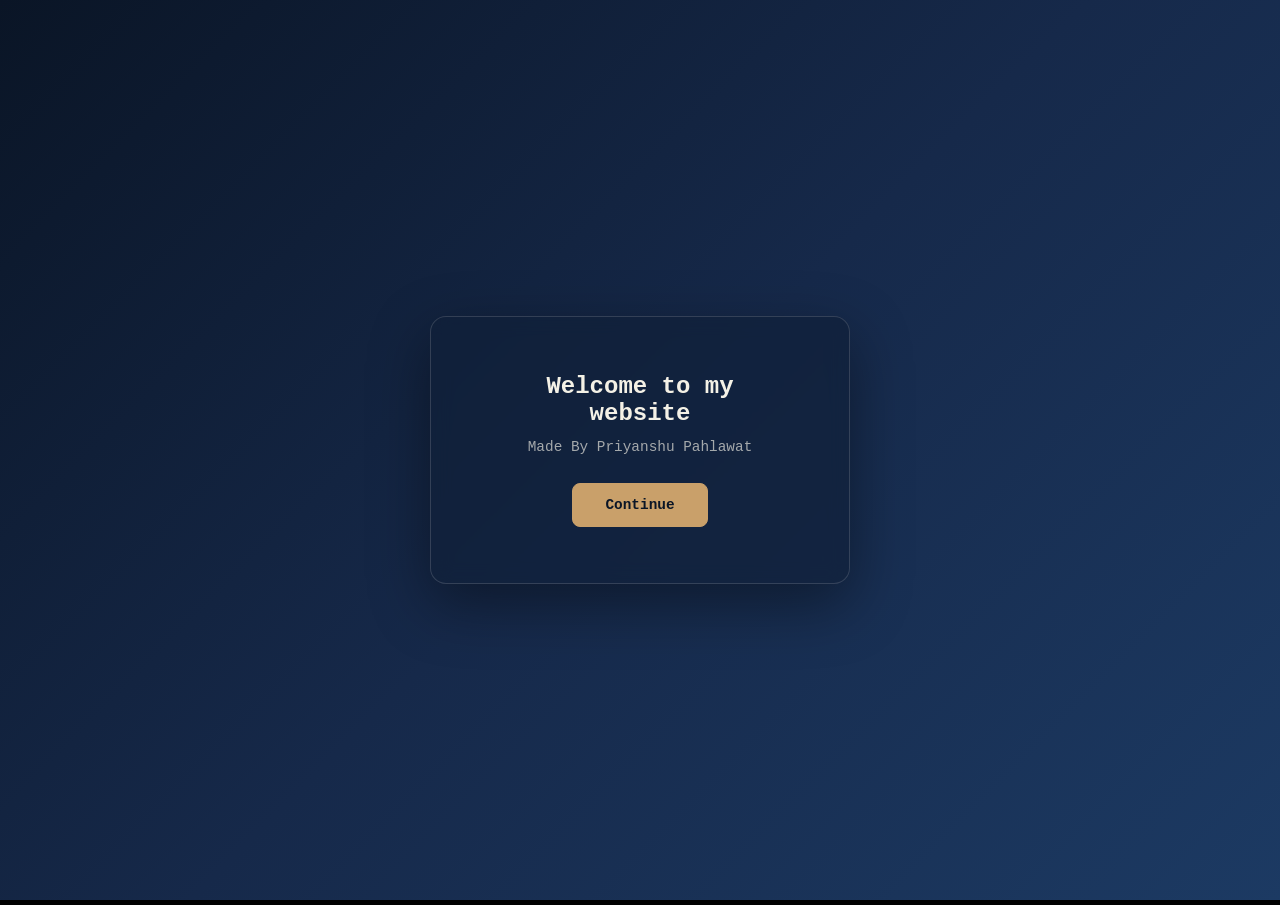
<file: index.html>
<!DOCTYPE html>
<html lang="en">
<head>
<meta charset="UTF-8" />
<meta name="viewport" content="width=device-width, initial-scale=1.0" />
<title>Priyanshu Pahlawat</title>
<style>
  * { margin: 0; padding: 0; box-sizing: border-box; }

  body, html {
    height: 100%;
    background: #000;
    overflow: hidden;
    font-family: "Space Mono", "Courier New", monospace;
  }

  /* Welcome screen */
  .welcome-screen {
    position: fixed;
    inset: 0;
    background: linear-gradient(135deg, #0a1526 0%, #16294a 50%, #1c3a63 100%);
    display: flex;
    align-items: center;
    justify-content: center;
    z-index: 10;
  }

  .welcome-card {
    background: rgba(16, 31, 56, 0.65);
    backdrop-filter: blur(10px);
    border: 1px solid rgba(244, 241, 230, 0.15);
    border-radius: 16px;
    padding: 56px 60px;
    text-align: center;
    box-shadow: 0 20px 60px rgba(0, 0, 0, 0.4);
    max-width: 420px;
    animation: fadeUp 0.7s ease;
  }

  @keyframes fadeUp {
    from { opacity: 0; transform: translateY(16px); }
    to { opacity: 1; transform: translateY(0); }
  }

  .welcome-card h1 {
    color: #f4f1e6;
    font-size: 1.5rem;
    margin-bottom: 12px;
  }

  .welcome-card p {
    color: rgba(244, 241, 230, 0.65);
    font-size: 0.9rem;
    margin-bottom: 28px;
  }

  .welcome-btn {
    font-family: inherit;
    font-size: 0.9rem;
    padding: 13px 32px;
    border-radius: 8px;
    border: 1px solid #c9a06a;
    background: #c9a06a;
    color: #0a1526;
    font-weight: 600;
    cursor: pointer;
    transition: background 0.2s ease, transform 0.15s ease;
  }

  .welcome-btn:hover {
    background: #e0b980;
    transform: translateY(-2px);
  }

  .welcome-screen.hidden {
    display: none;
  }

  /* Video screen */
  .intro-wrap {
    position: relative;
    width: 100vw;
    height: 100vh;
  }

  .intro-video {
    width: 100%;
    height: 100%;
    object-fit: cover;
  }

  .intro-btn {
    position: absolute;
    bottom: 40px;
    font-family: inherit;
    font-size: 0.9rem;
    padding: 12px 26px;
    border-radius: 6px;
    border: 1px solid #c9a06a;
    background: rgba(10, 21, 38, 0.75);
    color: #f4f1e6;
    cursor: pointer;
    transition: background 0.2s ease, color 0.2s ease;

    opacity: 0;
    pointer-events: none;
  }

  .intro-btn.visible {
    opacity: 1;
    pointer-events: auto;
  }

  .intro-btn:hover {
    background: #c9a06a;
    color: #0a1526;
  }

  .btn-left { left: 40px; }
  .btn-right { right: 40px; }
</style>
</head>
<body>

<!-- Screen 1: Welcome -->
<div class="welcome-screen" id="welcomeScreen">
  <div class="welcome-card">
    <h1>Welcome to my website</h1>
    <p>Made By Priyanshu Pahlawat</p>
    <button class="welcome-btn" id="continueBtn">Continue</button>
  </div>
</div>

<!-- Screen 2: Video -->
<div class="intro-wrap">
  <video class="intro-video" id="projectVideo" src="assets/projectVideo.mp4" loop playsinline></video>

  <button class="intro-btn btn-left" id="enterSite">I'm a loser</button>
  <button class="intro-btn btn-right" id="skipBtn">Skip</button>
</div>

<audio id="skipAudio" src="assets/projectAudio.mp3"></audio>

<script>
  const welcomeScreen = document.getElementById("welcomeScreen");
  const continueBtn = document.getElementById("continueBtn");
  const projectVideo = document.getElementById("projectVideo");
  const skipAudio = document.getElementById("skipAudio");
  const enterBtn = document.getElementById("enterSite");
  const skipBtn = document.getElementById("skipBtn");

  continueBtn.addEventListener("click", () => {
    // hide welcome screen
    welcomeScreen.classList.add("hidden");

    // this click counts as real interaction, so sound works normally
    projectVideo.play();

    // buttons appear 5 seconds after the video screen shows up
    setTimeout(() => {
      enterBtn.classList.add("visible");
      skipBtn.classList.add("visible");
    }, 6000);
  });

  // Left button — confirm before leaving
  enterBtn.addEventListener("click", () => {
    const confirmed = confirm("Are you sure you want to continue as a loser?");
    if (confirmed) {
      window.location.href = "main.html";
    }
  });

  // Right button — separate short audio, restarts from the
  // beginning every time it's clicked, no link to the video at all
  skipBtn.addEventListener("click", () => {
    skipAudio.currentTime = 0;
    skipAudio.play();
  });
</script>

</body>
</html>
</file>
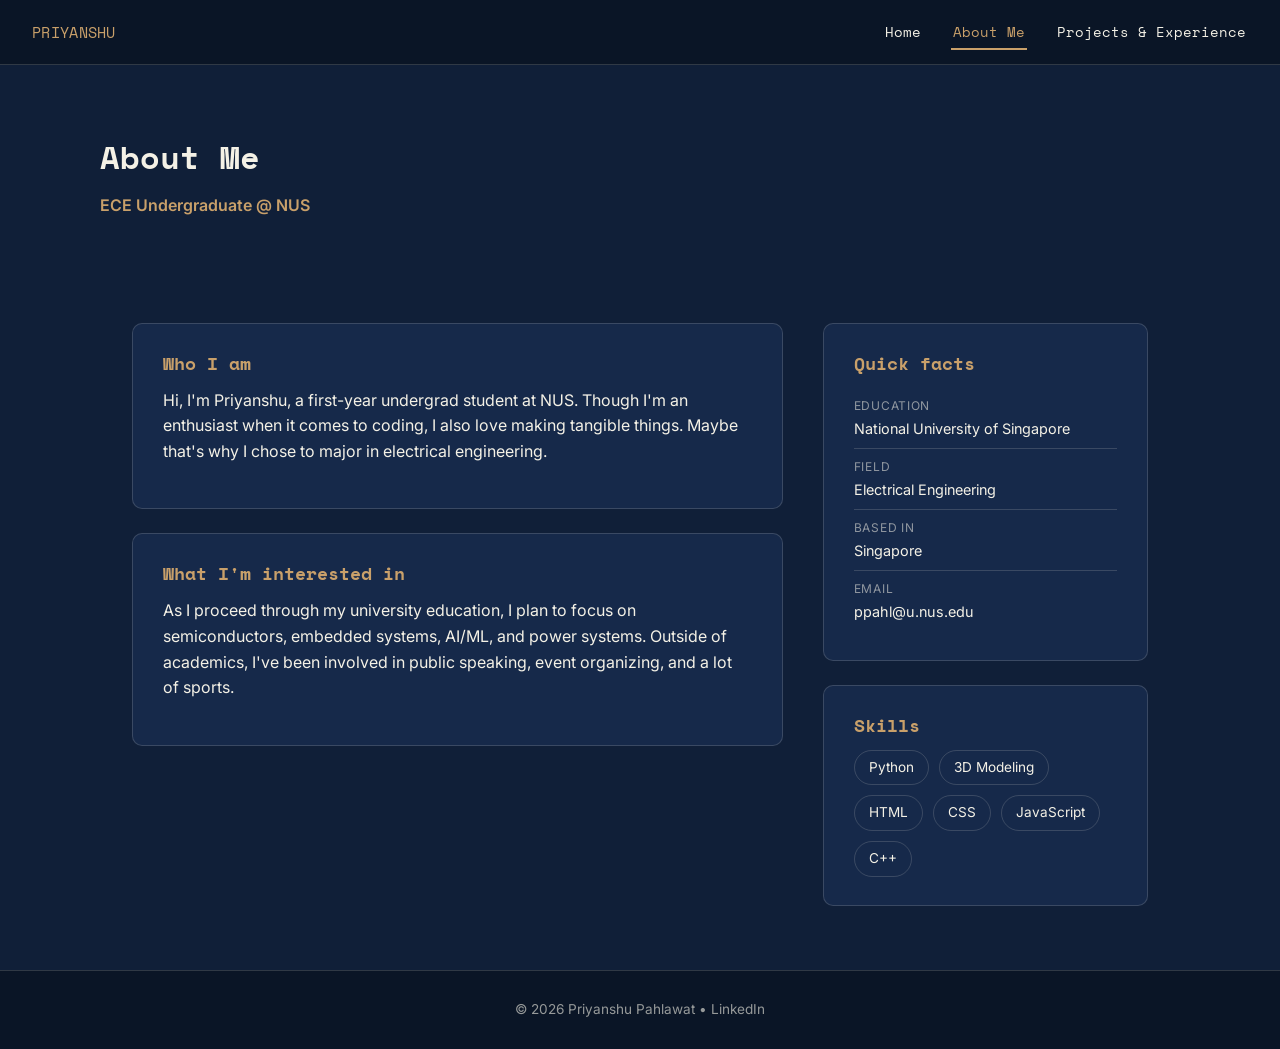
<file: about.html>
<!DOCTYPE html>
<html lang="en">
<head>
<meta charset="UTF-8" />
<meta name="viewport" content="width=device-width, initial-scale=1.0" />
<title>About Me — Priyanshu Pahlawat</title>
<link rel="preconnect" href="https://fonts.googleapis.com" />
<link href="https://fonts.googleapis.com/css2?family=Space+Mono:wght@400;700&family=Inter:wght@400;500;600&display=swap" rel="stylesheet" />
<link rel="stylesheet" href="style.css" />
</head>
<body class="about-page">

<nav class="navbar">
  <div class="wrap">
    <a class="brand" href="index.html">PRIYANSHU</a>
    <button class="nav-toggle" aria-label="Toggle menu">&#9776;</button>
    <ul class="nav-links">
      <li><a href="main.html">Home</a></li>
      <li><a href="about.html">About Me</a></li>
      <li><a href="projects.html">Projects &amp; Experience</a></li>
    </ul>
  </div>
</nav>

<div class="wrap about-hero">
  <h1>About Me</h1>
  <p class="role">ECE Undergraduate @ NUS</p>
</div>

<section class="section">
  <div class="wrap about-grid">

    <div class="main-col">
      <div class="card">
        <h2>Who I am</h2>
        <p>
          Hi, I'm Priyanshu, a first-year undergrad student at NUS. Though I'm an enthusiast when it comes to coding, I also love making tangible things. Maybe that's why I chose to major in electrical engineering.
        </p>
      </div>

      <div class="card">
        <h2>What I'm interested in</h2>
        <p>
          As I proceed through my university education, I plan to focus on semiconductors, embedded systems, AI/ML, and power systems. Outside of academics, I've been involved in public speaking, event organizing, and a lot of sports.
        </p>
      </div>
    </div>

    <div class="side-col">
      <div class="card">
        <h2>Quick facts</h2>
        <ul class="info-list">
          <li>
            <span class="label">Education</span>
            National University of Singapore
          </li>
          <li>
            <span class="label">Field</span>
            Electrical Engineering
          </li>
          <li>
            <span class="label">Based in</span>
            Singapore
          </li>
          <li>
            <span class="label">Email</span>
            ppahl@u.nus.edu
          </li>
        </ul>
      </div>

      <div class="card">
        <h2>Skills</h2>
        <ul class="skill-tags">
          <li>Python</li>
          <li>3D Modeling</li>
          <li>HTML</li>
          <li>CSS</li>
          <li>JavaScript</li>
          <li>C++</li>
        </ul>
      </div>
    </div>

  </div>
</section>

<footer class="site-footer">
  &copy; 2026 Priyanshu Pahlawat • <a href="https://www.linkedin.com/in/priyanshu-pahlawat-927a7436a/" target="_blank" style="color: rgba(244, 241, 230, 0.6); font-size: 0.85rem;" >LinkedIn</a>
</footer>

<script src="script.js"></script>
</body>
</html>
</file>
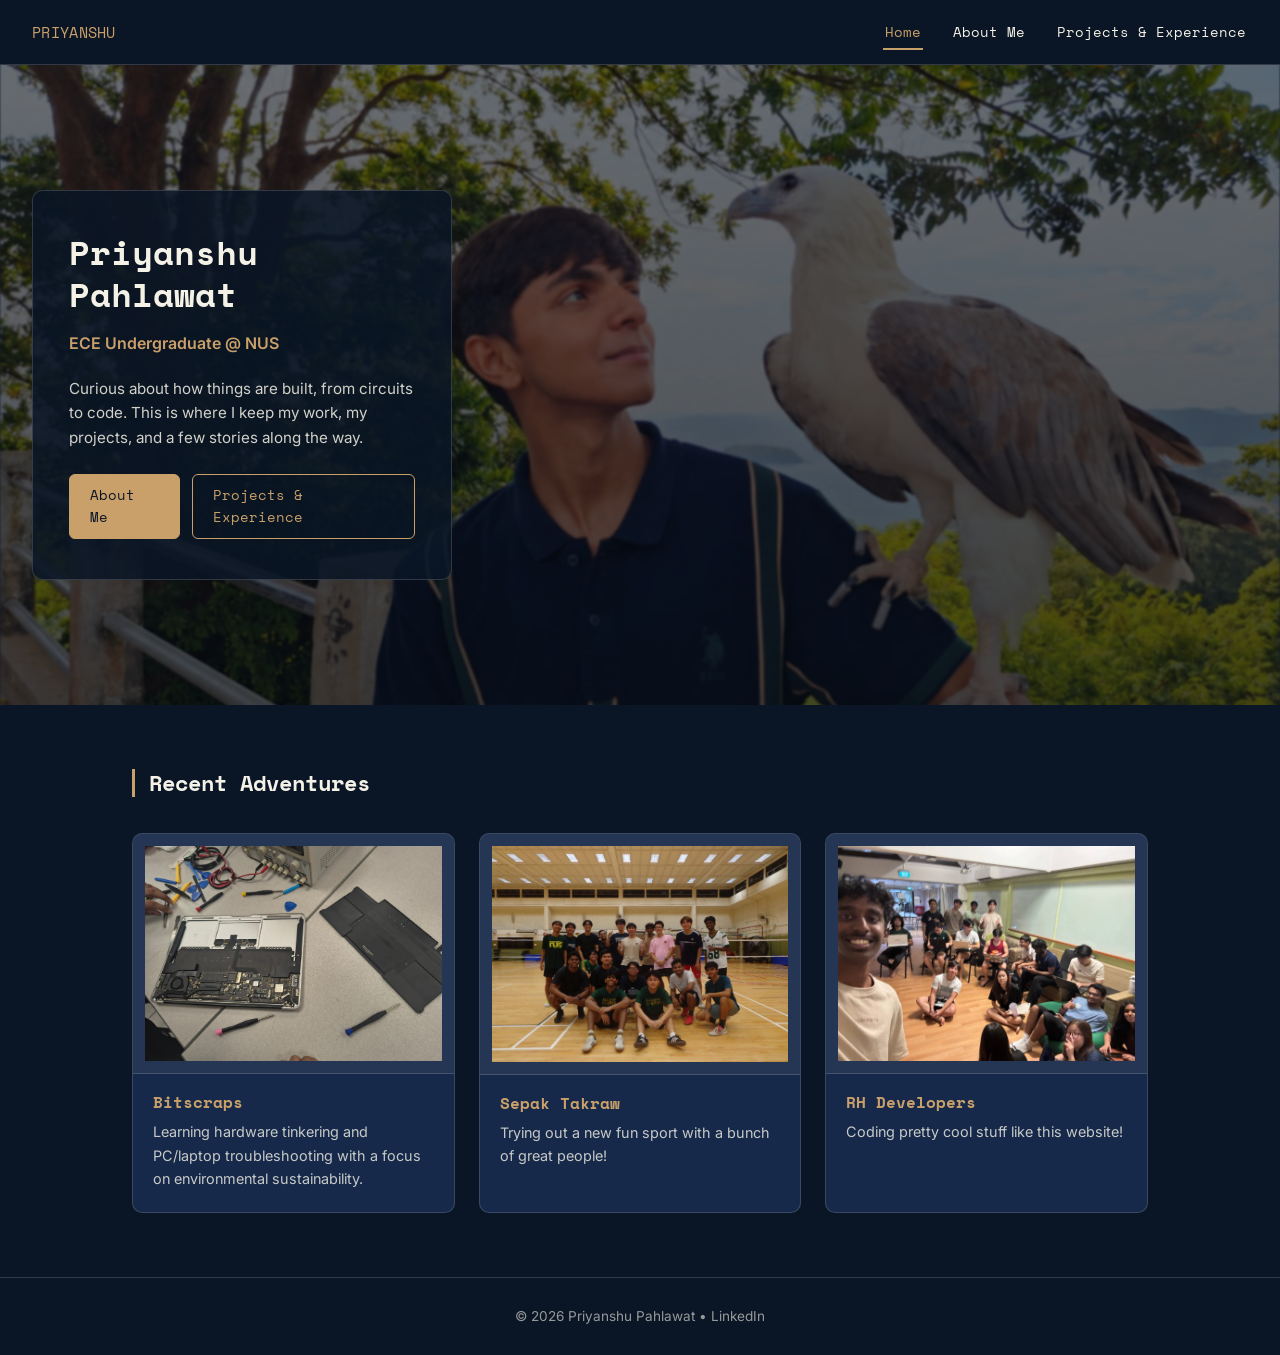
<file: main.html>
<!DOCTYPE html>
<html lang="en">
<head>
<meta charset="UTF-8" />
<meta name="viewport" content="width=device-width, initial-scale=1.0" />
<title>Priyanshu Pahlawat</title>
<link rel="preconnect" href="https://fonts.googleapis.com" />
<link href="https://fonts.googleapis.com/css2?family=Space+Mono:wght@400;700&family=Inter:wght@400;500;600&display=swap" rel="stylesheet" />
<link rel="stylesheet" href="style.css" />
</head>
<body>

<nav class="navbar">
  <div class="wrap">
    <a class="brand" href="index.html">PRIYANSHU</a>
    <button class="nav-toggle" aria-label="Toggle menu">&#9776;</button>
    <ul class="nav-links">
      <li><a href="main.html">Home</a></li>
      <li><a href="about.html">About Me</a></li>
      <li><a href="projects.html">Projects &amp; Experience</a></li>
    </ul>
  </div>
</nav>

<header class="hero">
  <div class="wrapMain">
    <div class="hero-card">
      <h1>Priyanshu<br />Pahlawat</h1>
      <p class="role">ECE Undergraduate @ NUS</p>
      <p class="tagline">
        Curious about how things are built, from circuits to code.
        This is where I keep my work, my projects, and a few stories
        along the way.
      </p>
      <div class="btn-row">
        <a class="btn solid" href="about.html">About Me</a>
        <a class="btn" href="projects.html">Projects &amp; Experience</a>
      </div>
    </div>
  </div>
</header>

<section class="section adventures">
  <div class="wrap">
    <h2 class="section-title">Recent Adventures</h2>
    <div class="adventure-grid">

      <div class="adventure-card">
        <div class="adventure-photo">
          <!-- Replace with: <img src="assets/adventure1.jpg" alt=""> -->
          <img src="assets/bitscrapsIMG.jpeg" alt="">
        </div>
        <div class="adventure-body">
          <h3>Bitscraps</h3>
          <p>Learning hardware tinkering and PC/laptop troubleshooting with a focus on environmental sustainability.</p>
        </div>
      </div>

      <div class="adventure-card">
        <div class="adventure-photo">
          <img src="assets/takrawIMG.jpg" alt="">
        </div>
        <div class="adventure-body">
          <h3>Sepak Takraw</h3>
          <p>Trying out a new fun sport with a bunch of great people!</p>
        </div>
      </div>

      <div class="adventure-card">
        <div class="adventure-photo">
          <img src="assets/devIMG.jpg" alt="">
        </div>
        <div class="adventure-body">
          <h3>RH Developers</h3>
          <p>Coding pretty cool stuff like this website!</p>
        </div>
      </div>

    </div>
  </div>
</section>

<footer class="site-footer">
  &copy; 2026 Priyanshu Pahlawat • <a href="https://www.linkedin.com/in/priyanshu-pahlawat-927a7436a/" target="_blank" style="color: rgba(244, 241, 230, 0.6); font-size: 0.85rem;" >LinkedIn</a>
</footer>

<script src="script.js"></script>
</body>
</html>
</file>
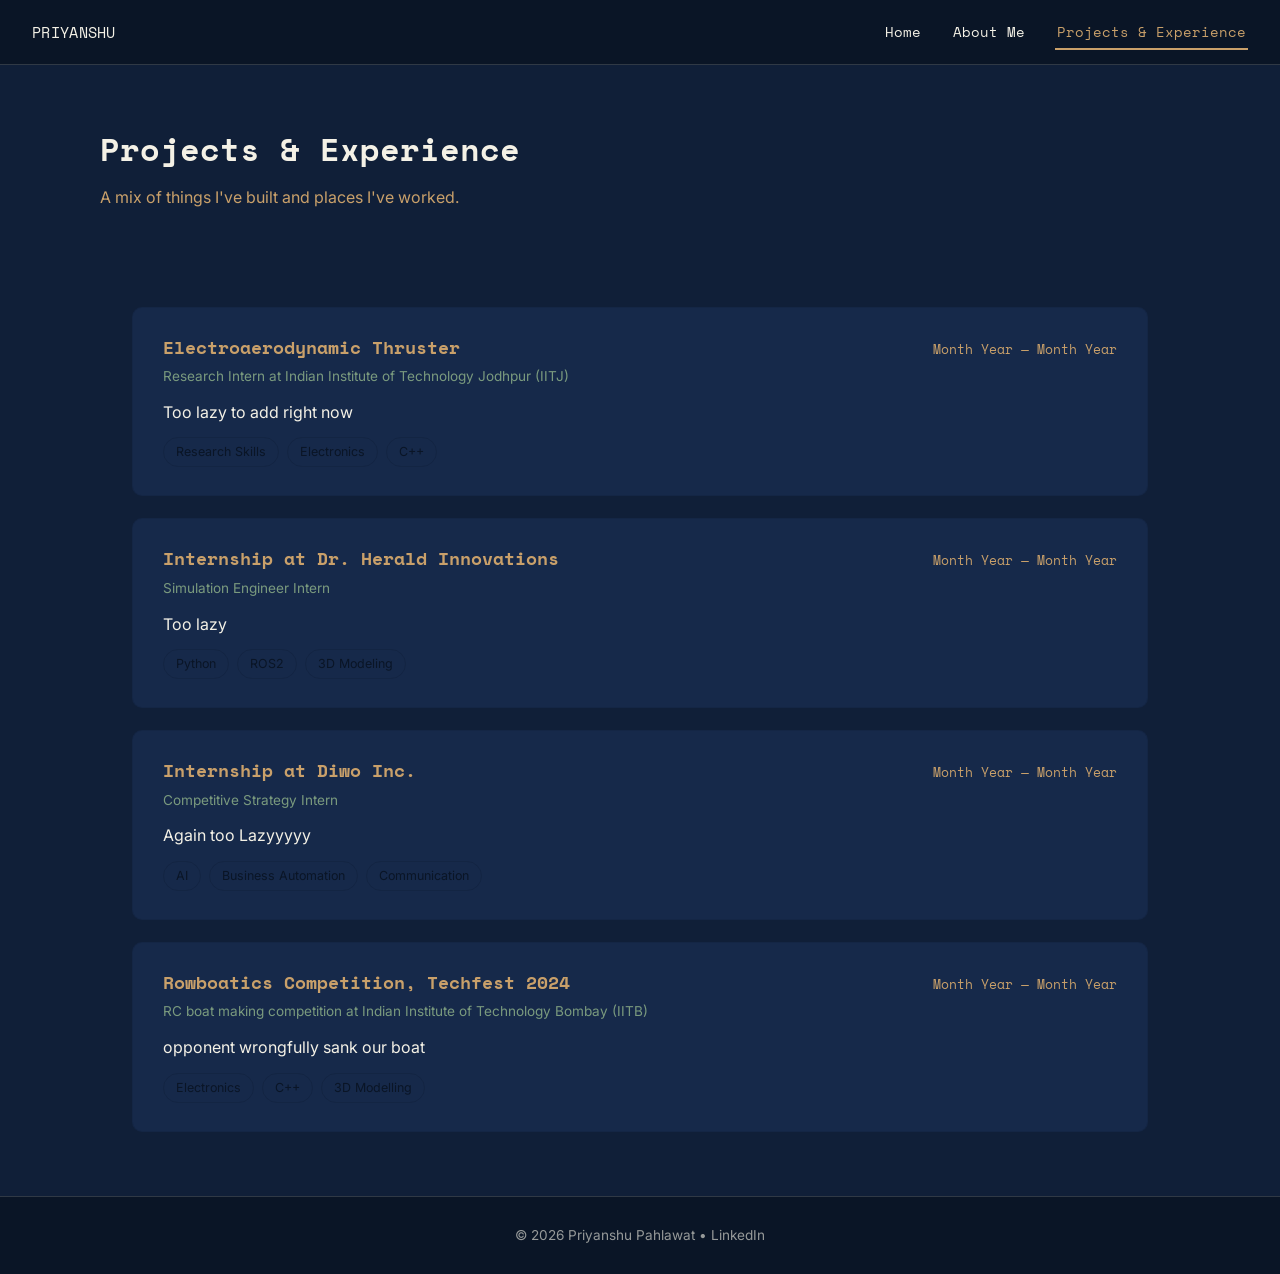
<file: projects.html>
<!DOCTYPE html>
<html lang="en">
<head>
<meta charset="UTF-8" />
<meta name="viewport" content="width=device-width, initial-scale=1.0" />
<title>Projects &amp; Experience — Priyanshu Pahlawat</title>
<link rel="preconnect" href="https://fonts.googleapis.com" />
<link href="https://fonts.googleapis.com/css2?family=Space+Mono:wght@400;700&family=Inter:wght@400;500;600&display=swap" rel="stylesheet" />
<link rel="stylesheet" href="style.css" />
</head>
<body class="projects-page">

<nav class="navbar">
  <div class="wrap">
    <a class="brand" href="index.html">PRIYANSHU</a>
    <button class="nav-toggle" aria-label="Toggle menu">&#9776;</button>
    <ul class="nav-links">
      <li><a href="main.html">Home</a></li>
      <li><a href="about.html">About Me</a></li>
      <li><a href="projects.html">Projects &amp; Experience</a></li>
    </ul>
  </div>
</nav>

<div class="wrap projects-hero">
  <h1>Projects &amp; Experience</h1>
  <p>A mix of things I've built and places I've worked.</p>
</div>

<section class="section">
  <div class="wrap entry-list">

    <!-- Section 1 -->
    <article class="entry">
      <div class="entry-head">
        <h2>Electroaerodynamic Thruster</h2>
        <span class="entry-meta">Month Year — Month Year</span>
      </div>
      <p class="entry-sub">Research Intern at Indian Institute of Technology Jodhpur (IITJ)</p>
      <p class="entry-desc">
        Too lazy to add right now
      </p>
      <ul class="entry-tags">
        <li>Research Skills</li>
        <li>Electronics</li>
        <li>C++</li>
      </ul>
    </article>

    <!-- Section 2 -->
    <article class="entry">
      <div class="entry-head">
        <h2>Internship at Dr. Herald Innovations</h2>
        <span class="entry-meta">Month Year — Month Year</span>
      </div>
      <p class="entry-sub">Simulation Engineer Intern</p>
      <p class="entry-desc">
        Too lazy
      </p>
      <ul class="entry-tags">
        <li>Python</li>
        <li>ROS2</li>
        <li>3D Modeling</li>
      </ul>
    </article>

    <!-- Section 3 -->
    <article class="entry">
      <div class="entry-head">
        <h2>Internship at Diwo Inc.</h2>
        <span class="entry-meta">Month Year — Month Year</span>
      </div>
      <p class="entry-sub">Competitive Strategy Intern</p>
      <p class="entry-desc">
        Again too Lazyyyyy
      </p>
      <ul class="entry-tags">
        <li>AI</li>
        <li>Business Automation</li>
        <li>Communication</li>
      </ul>
    </article>

    <!-- Section 4 -->
    <article class="entry">
      <div class="entry-head">
        <h2>Rowboatics Competition, Techfest 2024</h2>
        <span class="entry-meta">Month Year — Month Year</span>
      </div>
      <p class="entry-sub">RC boat making competition at Indian Institute of Technology Bombay (IITB)</p>
      <p class="entry-desc">
        opponent wrongfully sank our boat
      </p>
      <ul class="entry-tags">
        <li>Electronics</li>
        <li>C++</li>
        <li>3D Modelling</li>
      </ul>
    </article>

  </div>
</section>

<footer class="site-footer">
  &copy; 2026 Priyanshu Pahlawat • <a href="https://www.linkedin.com/in/priyanshu-pahlawat-927a7436a/" target="_blank" style="color: rgba(244, 241, 230, 0.6); font-size: 0.85rem;" >LinkedIn</a>
</footer>

<script src="script.js"></script>
</body>
</html>
</file>
<file: style.css>
/* ============================================
   Design tokens
   ============================================ */
:root {
  --navy-dark: #0a1526;
  --navy: #101f38;
  --navy-light: #16294a;
  --cream: #f4f1e6;
  --tan: #c9a06a;
  --sage: #7a9a7e;
  --border: rgba(244, 241, 230, 0.16);

  --font-head: "Space Mono", "Courier New", monospace;
  --font-body: "Inter", -apple-system, BlinkMacSystemFont, "Segoe UI", sans-serif;

  --max-width: 1080px;
}

* {
  box-sizing: border-box;
}

html {
  scroll-behavior: smooth;
}

body {
  margin: 0;
  font-family: var(--font-body);
  background: var(--navy);
  color: var(--cream);
  line-height: 1.6;
}

h1, h2, h3 {
  font-family: var(--font-head);
  margin: 0 0 0.5em 0;
  line-height: 1.25;
}

p {
  margin: 0 0 1em 0;
}

a {
  color: var(--cream);
  text-decoration: none;
}

img {
  max-width: 100%;
  display: block;
}

.wrapMain{
  max-width: var(--max-width);
  margin: 0;
  padding: 0 32px;
}

.wrap {
  max-width: var(--max-width);
  margin: 0 auto;
  padding: 0 32px;
}

/* ============================================
   Nav bar
   ============================================ */
.navbar {
  background: var(--navy-dark);
  border-bottom: 1px solid var(--border);
  position: sticky;
  top: 0;
  z-index: 50;
  
}

.navbar .wrap {
  max-width: none;
  display: flex;
  align-items: center;
  justify-content: space-between;
  height: 64px;
}

.brand {
  font-family: var(--font-head);
  font-size: 0.95rem;
  letter-spacing: 0.02em;
  color: var(--tan);
}

.nav-links {
  display: flex;
  gap: 28px;
  list-style: none;
  margin: 0;
  padding: 0;
}

.nav-links a {
  font-family: var(--font-head);
  font-size: 0.85rem;
  padding: 6px 2px;
  border-bottom: 2px solid transparent;
  transition: border-color 0.2s ease, color 0.2s ease;
}

.nav-links a:hover,
.nav-links a.active {
  color: var(--tan);
  border-bottom-color: var(--tan);
}

.nav-toggle {
  display: none;
  background: none;
  border: 1px solid var(--border);
  border-radius: 6px;
  color: var(--cream);
  font-size: 1.1rem;
  padding: 6px 12px;
  cursor: pointer;
}

/* ============================================
   Hero (home page)
   ============================================ */
.hero {
  /* position: relative;
  background-image: linear-gradient(180deg, rgba(10, 21, 38, 0.15) 0%, rgba(10, 21, 38, 0.55) 100%), url("/bg.jpg");
  background-size: cover;
  background-position: center 20%; */
  min-height: 640px;
  display: flex;
  align-items: center;
}

.hero::before{
    content: "";
    position: absolute;
    height: 100%;
    width: 100%;
    
    
    background-image: linear-gradient(180deg, rgba(10, 21, 38, 0.15) 0%, rgba(10, 21, 38, 0.55) 100%), url("assets/bg.jpg");
    background-position: center;
    background-size: cover;

    z-index: -1;

    filter: brightness(0.55) blur(1px);

}

.hero-card {
  background: rgba(10, 21, 38, 0.86);
  border: 1px solid var(--border);
  border-radius: 10px;
  padding: 40px 36px;
  max-width: 420px;
  margin: 40px 0;
}

.hero-card h1 {
  font-size: 2.1rem;
  color: var(--cream);
}

.hero-card .role {
  font-family: var(--font-body);
  color: var(--tan);
  font-size: 1rem;
  font-weight: 600;
  margin-bottom: 20px;
}

.hero-card .tagline {
  color: rgba(244, 241, 230, 0.85);
  font-size: 0.95rem;
  margin-bottom: 0;
}

.hero-card .btn-row {
  display: flex;
  gap: 12px;
  margin-top: 24px;
}

/* ============================================
   Buttons
   ============================================ */
.btn {
  display: inline-block;
  font-family: var(--font-head);
  font-size: 0.85rem;
  padding: 10px 20px;
  border-radius: 6px;
  border: 1px solid var(--tan);
  color: var(--tan);
  transition: background 0.2s ease, color 0.2s ease;
}

.btn:hover {
  background: var(--tan);
  color: var(--navy-dark);
}

.btn.solid {
  background: var(--tan);
  color: var(--navy-dark);
}

.btn.solid:hover {
  background: var(--sage);
  border-color: var(--sage);
  color: var(--navy-dark);
}

/* ============================================
   Section headings
   ============================================ */
.section {
  padding: 64px 0;
}

.section-title {
  font-size: 1.4rem;
  color: var(--cream);
  border-left: 3px solid var(--tan);
  padding-left: 14px;
  margin-bottom: 36px;
}

/* ============================================
   Recent Adventures (home page)
   ============================================ */
.adventures {
  background: var(--navy-dark);
}

.adventure-grid {
  display: grid;
  grid-template-columns: repeat(3, 1fr);
  gap: 24px;
}

.adventure-card {
  background: var(--navy-light);
  border: 1px solid var(--border);
  border-radius: 10px;
  overflow: hidden;
  display: flex;
  flex-direction: column;
}

.adventure-photo {
  width: 100%;
  aspect-ratio: 4 / 3;
  background: rgba(244, 241, 230, 0.06);
  border-bottom: 1px solid var(--border);
  display: flex;
  align-items: center;
  justify-content: center;
  color: rgba(244, 241, 230, 0.4);
  font-family: var(--font-head);
  font-size: 0.8rem;
  text-align: center;
  padding: 12px;
  overflow: hidden;
}

.adventure-photo img {
  width: 100%;
  height: 100%;
  object-fit: cover;
}

.adventure-body {
  padding: 18px 20px 22px;
}

.adventure-body h3 {
  font-size: 1rem;
  color: var(--tan);
  margin-bottom: 8px;
}

.adventure-body p {
  font-size: 0.9rem;
  color: rgba(244, 241, 230, 0.8);
  margin: 0;
}

/* ============================================
   About page
   ============================================ */
.about-page {
  background: var(--navy);
}

.about-hero {
  padding: 72px 0 24px;
}

.about-hero h1 {
  font-size: 2rem;
}

.about-hero .role {
  color: var(--tan);
  font-family: var(--font-body);
  font-weight: 600;
}

.about-grid {
  display: grid;
  grid-template-columns: 2fr 1fr;
  gap: 40px;
  align-items: start;
}

.card {
  background: var(--navy-light);
  border: 1px solid var(--border);
  border-radius: 10px;
  padding: 28px 30px;
}

.card + .card {
  margin-top: 24px;
}

.card h2 {
  font-size: 1.1rem;
  color: var(--tan);
  margin-bottom: 14px;
}

.skill-tags {
  display: flex;
  flex-wrap: wrap;
  gap: 10px;
  list-style: none;
  padding: 0;
  margin: 0;
}

.skill-tags li {
  border: 1px solid var(--border);
  border-radius: 999px;
  padding: 6px 14px;
  font-size: 0.85rem;
  color: var(--cream);
}

.info-list {
  list-style: none;
  padding: 0;
  margin: 0;
}

.info-list li {
  padding: 8px 0;
  border-bottom: 1px solid var(--border);
  font-size: 0.9rem;
}

.info-list li:last-child {
  border-bottom: none;
}

.info-list .label {
  color: rgba(244, 241, 230, 0.55);
  display: block;
  font-size: 0.75rem;
  text-transform: uppercase;
  letter-spacing: 0.06em;
  margin-bottom: 2px;
}

/* ============================================
   Projects & Experience page (plain background)
   ============================================ */
.projects-page {
  background: var(--navy);
  color: var(--navy-dark);
}

.projects-page .navbar {
  background: var(--navy-dark);
}

.projects-page .brand,
.projects-page .nav-links a {
  color: var(--cream);
}

.projects-page .nav-links a:hover,
.projects-page .nav-links a.active {
  color: var(--tan);
}

.projects-hero {
  padding: 64px 0 16px;
}

.projects-hero h1 {
  color: var(--cream);
}

.projects-hero p {
  color: rgba(10, 21, 38, 0.7);
  max-width: 60ch;
  color: var(--tan);
}

.entry-list {
  display: flex;
  flex-direction: column;
  gap: 22px;
}

.entry {
  background: var(--navy-light);
  border: 1px solid rgba(10, 21, 38, 0.12);
  border-radius: 10px;
  padding: 28px 30px;
}

.entry-head {
  display: flex;
  justify-content: space-between;
  align-items: baseline;
  flex-wrap: wrap;
  gap: 8px;
  margin-bottom: 6px;
}

.entry-head h2 {
  font-size: 1.15rem;
  color: var(--tan);
  margin: 0;
}

.entry-meta {
  font-family: var(--font-head);
  font-size: 0.8rem;
  color: var(--tan);
}

.entry-sub {
  font-size: 0.85rem;
  color: rgba(10, 21, 38, 0.6);
  margin-bottom: 12px;
  color: var(--sage);
}

.entry p.entry-desc {
  color: var(--cream);
  margin-bottom: 12px;
}

.entry-tags {
  display: flex;
  flex-wrap: wrap;
  gap: 8px;
  list-style: none;
  padding: 0;
  margin: 0;
}

.entry-tags li {
  border: 1px solid rgba(10, 21, 38, 0.18);
  border-radius: 999px;
  padding: 4px 12px;
  font-size: 0.78rem;
  color: var(--navy-dark);
}

/* ============================================
   Footer
   ============================================ */
.site-footer {
  background: var(--navy-dark);
  border-top: 1px solid var(--border);
  padding: 28px 0;
  text-align: center;
  font-size: 0.85rem;
  color: rgba(244, 241, 230, 0.6);
}

.projects-page .site-footer {
  background: var(--navy-dark);
  color: rgba(244, 241, 230, 0.6);
}

/* ============================================
   Responsive
   ============================================ */
@media (max-width: 800px) {
  .about-grid {
    grid-template-columns: 1fr;
  }

  .adventure-grid {
    grid-template-columns: 1fr;
  }
}

@media (max-width: 640px) {
  .nav-toggle {
    display: inline-block;
  }

  .nav-links {
    position: absolute;
    top: 64px;
    left: 0;
    right: 0;
    background: var(--navy-dark);
    flex-direction: column;
    gap: 0;
    border-bottom: 1px solid var(--border);
    display: none;
  }

  .nav-links.open {
    display: flex;
  }

  .nav-links li {
    width: 100%;
  }

  .nav-links a {
    display: block;
    padding: 14px 32px;
    border-bottom: 1px solid var(--border);
  }

  .hero-card {
    max-width: none;
    margin: 24px 16px;
  }

  .hero {
    min-height: 520px;
  }

  .entry-head {
    flex-direction: column;
  }
}
</file>
